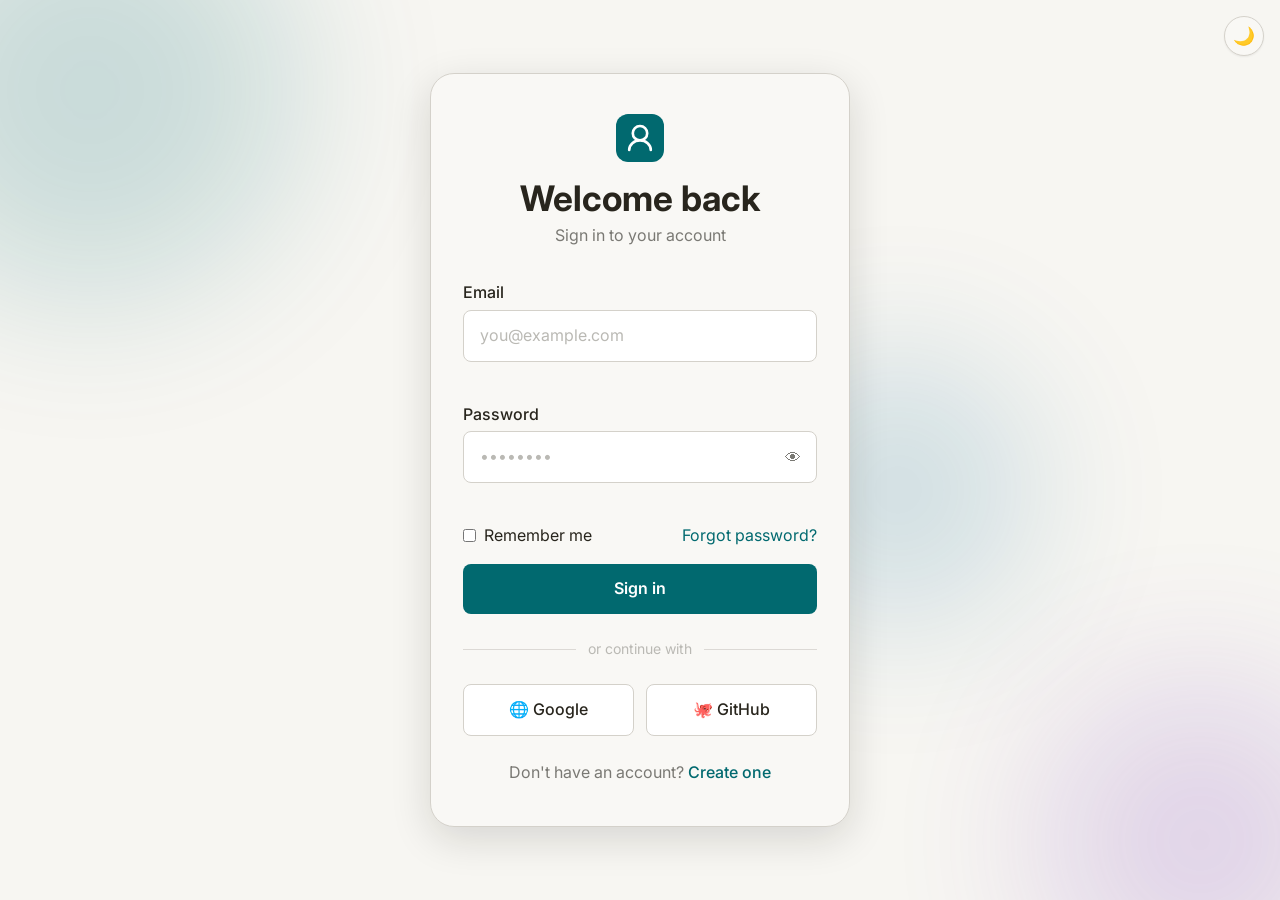
<file: index.html>
<!DOCTYPE html>
<html lang="en" data-theme="dark">
<head>
  <meta charset="UTF-8" />
  <meta name="viewport" content="width=device-width, initial-scale=1.0" />
  <title>Login — Auth</title>
  <link rel="preconnect" href="https://fonts.googleapis.com">
  <link rel="preconnect" href="https://fonts.gstatic.com" crossorigin>
  <link href="https://fonts.googleapis.com/css2?family=Inter:wght@300..700&display=swap" rel="stylesheet">
  <link rel="stylesheet" href="css/style.css">
</head>
<body class="auth-page">
  <button class="theme-toggle" data-theme-toggle aria-label="Toggle theme">☀️</button>
  <div class="blob blob-1"></div>
  <div class="blob blob-2"></div>
  <div class="blob blob-3"></div>
  <div class="auth-card">
    <div class="auth-header">
      <svg class="logo" viewBox="0 0 40 40" fill="none" aria-label="Auth logo">
        <rect width="40" height="40" rx="10" fill="var(--color-primary)"/>
        <path d="M20 10a6 6 0 1 1 0 12 6 6 0 0 1 0-12zm-9 20c0-4.418 4.03-8 9-8s9 3.582 9 8" stroke="#fff" stroke-width="2.2" stroke-linecap="round"/>
      </svg>
      <h1>Welcome back</h1>
      <p>Sign in to your account</p>
    </div>
    <form id="loginForm" novalidate>
      <div class="field">
        <label for="loginEmail">Email</label>
        <input type="email" id="loginEmail" name="email" placeholder="you@example.com" autocomplete="email" required />
        <span class="field-error" id="loginEmailErr"></span>
      </div>
      <div class="field">
        <label for="loginPassword">Password</label>
        <div class="input-wrap">
          <input type="password" id="loginPassword" name="password" placeholder="••••••••" autocomplete="current-password" required />
          <button type="button" class="eye-btn" data-target="loginPassword" aria-label="Toggle password">👁</button>
        </div>
        <span class="field-error" id="loginPasswordErr"></span>
      </div>
      <div class="row-between">
        <label class="check-label"><input type="checkbox" id="rememberMe"> Remember me</label>
        <a href="forgot.html">Forgot password?</a>
      </div>
      <button type="submit" class="btn-primary" id="loginBtn">Sign in</button>
    </form>
    <div class="divider"><span>or continue with</span></div>
    <div class="social-row">
      <button class="btn-social" data-social="Google">🌐 Google</button>
      <button class="btn-social" data-social="GitHub">🐙 GitHub</button>
    </div>
    <p class="switch-link">Don't have an account? <a href="register.html">Create one</a></p>
  </div>
  <div id="toast" class="toast" role="alert" aria-live="polite"></div>
  <script src="js/app.js"></script>
  <script>
    // Redirect if already logged in
    if (localStorage.getItem('auth_user')) window.location.href = 'dashboard.html';

    document.getElementById('loginForm').addEventListener('submit', function(e) {
      e.preventDefault();
      const email = document.getElementById('loginEmail').value.trim();
      const pass = document.getElementById('loginPassword').value;
      let ok = true;
      clearErrors();
      if (!validEmail(email)) { showError('loginEmailErr', 'Please enter a valid email.'); ok = false; }
      if (pass.length < 6) { showError('loginPasswordErr', 'Password must be at least 6 characters.'); ok = false; }
      if (!ok) return;
      const btn = document.getElementById('loginBtn');
      setLoading(btn, true);
      setTimeout(() => {
        const users = getUsers();
        const user = users.find(u => u.email === email && u.password === pass);
        if (!user) {
          setLoading(btn, false);
          showError('loginPasswordErr', 'Invalid email or password.');
          return;
        }
        if (document.getElementById('rememberMe').checked) {
          localStorage.setItem('auth_user', JSON.stringify(user));
        } else {
          sessionStorage.setItem('auth_user', JSON.stringify(user));
          localStorage.setItem('auth_user', JSON.stringify(user));
        }
        showToast('Signed in successfully! Redirecting…', 'success');
        setTimeout(() => window.location.href = 'dashboard.html', 1000);
      }, 1200);
    });

    document.querySelectorAll('.btn-social').forEach(btn => {
      btn.addEventListener('click', () => showToast(`${btn.dataset.social} sign-in coming soon!`, 'info'));
    });
  </script>
</body>
</html>
</file>
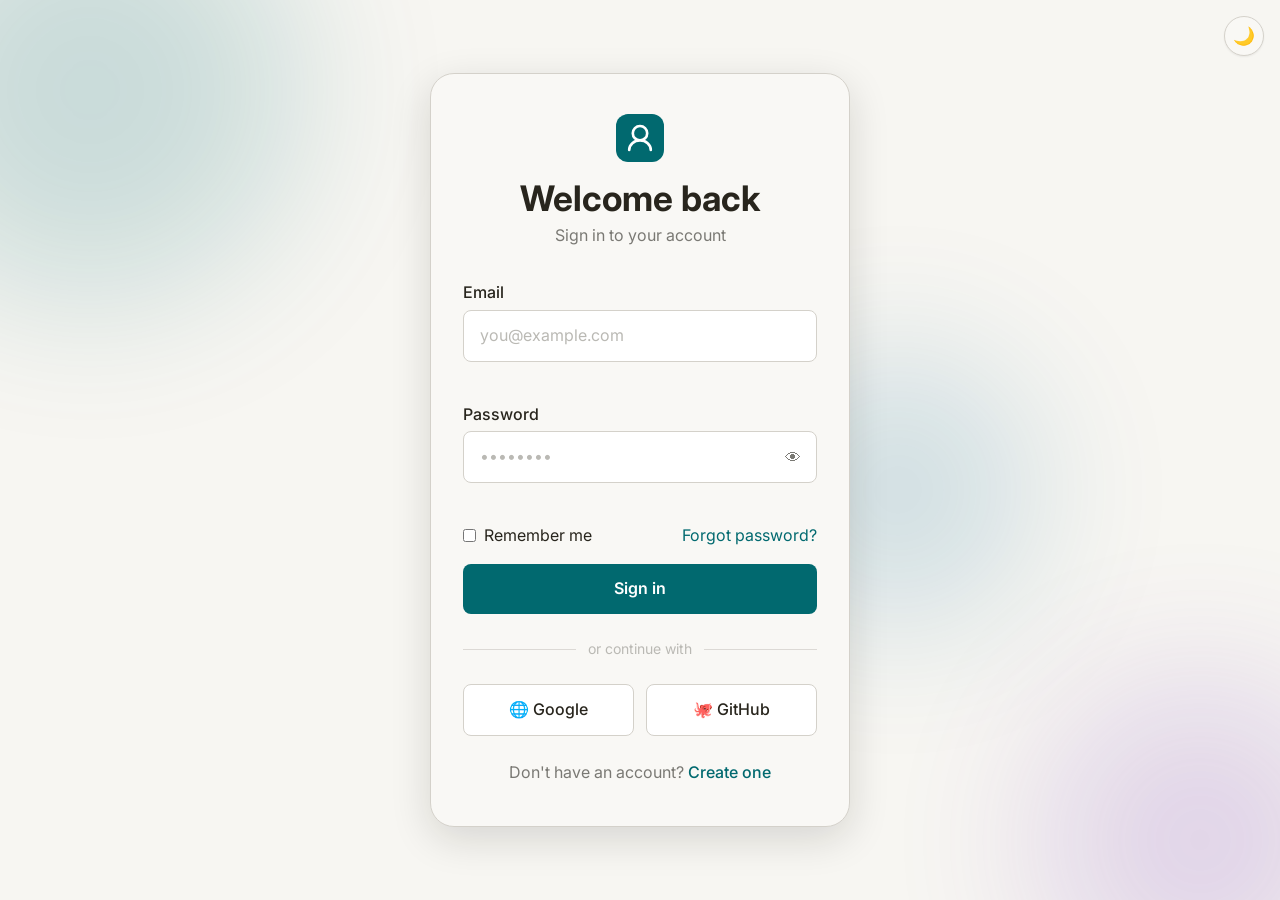
<file: dashboard.html>
<!DOCTYPE html>
<html lang="en" data-theme="dark">
<head>
  <meta charset="UTF-8" />
  <meta name="viewport" content="width=device-width, initial-scale=1.0" />
  <title>Dashboard — Auth</title>
  <link rel="preconnect" href="https://fonts.googleapis.com">
  <link rel="preconnect" href="https://fonts.gstatic.com" crossorigin>
  <link href="https://fonts.googleapis.com/css2?family=Inter:wght@300..700&display=swap" rel="stylesheet">
  <link rel="stylesheet" href="css/style.css">
</head>
<body class="dash-page">
  <header class="dash-header">
    <div class="dash-logo">
      <svg viewBox="0 0 40 40" fill="none" aria-label="Auth logo" width="32" height="32">
        <rect width="40" height="40" rx="10" fill="var(--color-primary)"/>
        <path d="M20 10a6 6 0 1 1 0 12 6 6 0 0 1 0-12zm-9 20c0-4.418 4.03-8 9-8s9 3.582 9 8" stroke="#fff" stroke-width="2.2" stroke-linecap="round"/>
      </svg>
      <span>Auth</span>
    </div>
    <div class="dash-actions">
      <button class="theme-toggle" data-theme-toggle aria-label="Toggle theme">☀️</button>
      <button class="btn-outline" id="logoutBtn">Sign out</button>
    </div>
  </header>
  <main class="dash-main">
    <section class="dash-welcome">
      <div class="avatar" id="dashAvatar">S</div>
      <div>
        <h1 id="dashName">Samuel</h1>
        <p id="dashEmail" class="muted">user@example.com</p>
        <p class="muted" id="dashJoined"></p>
      </div>
    </section>
    <section class="dash-cards">
      <div class="dash-card">
        <span class="card-icon">🔐</span>
        <h3>Security</h3>
        <p>Your account is protected. Last sign-in was just now.</p>
      </div>
      <div class="dash-card">
        <span class="card-icon">📧</span>
        <h3>Email verified</h3>
        <p>Your email address has been confirmed.</p>
      </div>
      <div class="dash-card">
        <span class="card-icon">⚙️</span>
        <h3>Settings</h3>
        <p>Manage your preferences and notifications below.</p>
      </div>
    </section>
    <section class="dash-profile">
      <h2>Edit profile</h2>
      <form id="profileForm" novalidate>
        <div class="field">
          <label for="profileName">Full name</label>
          <input type="text" id="profileName" placeholder="Your name" />
          <span class="field-error" id="profileNameErr"></span>
        </div>
        <div class="field">
          <label for="profilePhone">Phone (optional)</label>
          <input type="tel" id="profilePhone" placeholder="+91 98765 43210" />
        </div>
        <button type="submit" class="btn-primary" id="saveBtn">Save changes</button>
      </form>
    </section>
  </main>
  <div id="toast" class="toast" role="alert" aria-live="polite"></div>
  <script src="js/app.js"></script>
  <script>
    const raw = localStorage.getItem('auth_user');
    if (!raw) window.location.href = 'index.html';
    const user = JSON.parse(raw);
    document.getElementById('dashName').textContent = user.name || 'User';
    document.getElementById('dashEmail').textContent = user.email;
    document.getElementById('dashAvatar').textContent = (user.name || 'U')[0].toUpperCase();
    document.getElementById('profileName').value = user.name || '';
    document.getElementById('profilePhone').value = user.phone || '';
    if (user.joined) document.getElementById('dashJoined').textContent = 'Joined ' + user.joined;

    document.getElementById('logoutBtn').addEventListener('click', () => {
      localStorage.removeItem('auth_user');
      sessionStorage.removeItem('auth_user');
      showToast('Signed out. Goodbye!', 'info');
      setTimeout(() => window.location.href = 'index.html', 900);
    });

    document.getElementById('profileForm').addEventListener('submit', function(e) {
      e.preventDefault();
      const name = document.getElementById('profileName').value.trim();
      const phone = document.getElementById('profilePhone').value.trim();
      clearErrors();
      if (name.length < 2) { showError('profileNameErr', 'Name must be at least 2 characters.'); return; }
      const btn = document.getElementById('saveBtn');
      setLoading(btn, true);
      setTimeout(() => {
        const updated = { ...user, name, phone };
        localStorage.setItem('auth_user', JSON.stringify(updated));
        const users = getUsers();
        const idx = users.findIndex(u => u.email === user.email);
        if (idx > -1) { users[idx] = updated; saveUsers(users); }
        document.getElementById('dashName').textContent = name;
        document.getElementById('dashAvatar').textContent = name[0].toUpperCase();
        setLoading(btn, false);
        showToast('Profile updated!', 'success');
      }, 900);
    });
  </script>
</body>
</html>
</file>
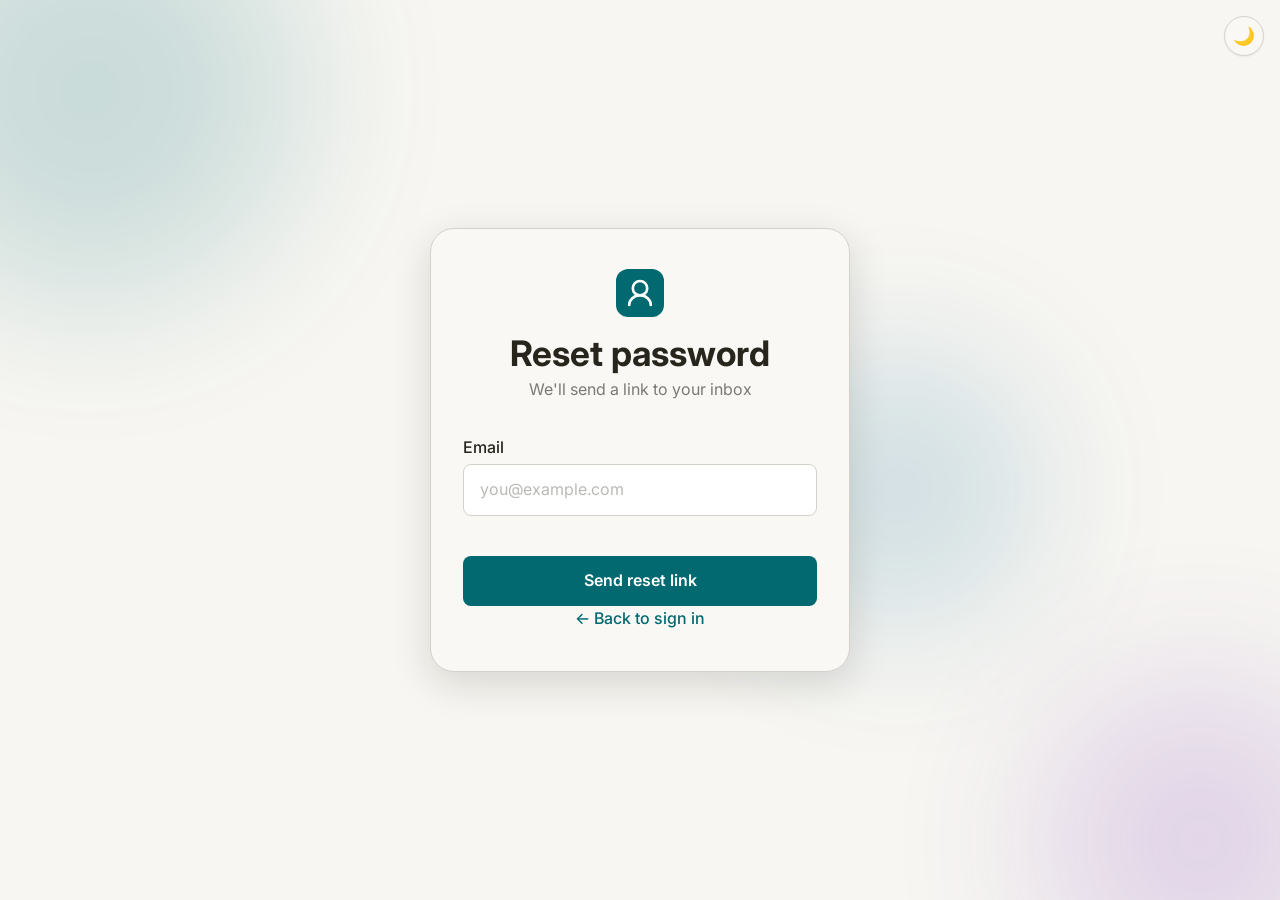
<file: forgot.html>
<!DOCTYPE html>
<html lang="en" data-theme="dark">
<head>
  <meta charset="UTF-8" />
  <meta name="viewport" content="width=device-width, initial-scale=1.0" />
  <title>Forgot Password — Auth</title>
  <link rel="preconnect" href="https://fonts.googleapis.com">
  <link rel="preconnect" href="https://fonts.gstatic.com" crossorigin>
  <link href="https://fonts.googleapis.com/css2?family=Inter:wght@300..700&display=swap" rel="stylesheet">
  <link rel="stylesheet" href="css/style.css">
</head>
<body class="auth-page">
  <button class="theme-toggle" data-theme-toggle aria-label="Toggle theme">☀️</button>
  <div class="blob blob-1"></div>
  <div class="blob blob-2"></div>
  <div class="blob blob-3"></div>
  <div class="auth-card">
    <div class="auth-header">
      <svg class="logo" viewBox="0 0 40 40" fill="none" aria-label="Auth logo">
        <rect width="40" height="40" rx="10" fill="var(--color-primary)"/>
        <path d="M20 10a6 6 0 1 1 0 12 6 6 0 0 1 0-12zm-9 20c0-4.418 4.03-8 9-8s9 3.582 9 8" stroke="#fff" stroke-width="2.2" stroke-linecap="round"/>
      </svg>
      <h1>Reset password</h1>
      <p>We'll send a link to your inbox</p>
    </div>
    <form id="forgotForm" novalidate>
      <div class="field">
        <label for="forgotEmail">Email</label>
        <input type="email" id="forgotEmail" placeholder="you@example.com" autocomplete="email" required />
        <span class="field-error" id="forgotEmailErr"></span>
      </div>
      <button type="submit" class="btn-primary" id="forgotBtn">Send reset link</button>
    </form>
    <p class="switch-link"><a href="index.html">← Back to sign in</a></p>
  </div>
  <div id="toast" class="toast" role="alert" aria-live="polite"></div>
  <script src="js/app.js"></script>
  <script>
    document.getElementById('forgotForm').addEventListener('submit', function(e) {
      e.preventDefault();
      const email = document.getElementById('forgotEmail').value.trim();
      clearErrors();
      if (!validEmail(email)) { showError('forgotEmailErr', 'Please enter a valid email.'); return; }
      const users = getUsers();
      const btn = document.getElementById('forgotBtn');
      setLoading(btn, true);
      setTimeout(() => {
        setLoading(btn, false);
        if (!users.find(u => u.email === email)) {
          showError('forgotEmailErr', 'No account found with this email.');
          return;
        }
        showToast('Reset link sent! Check your inbox.', 'success');
        document.getElementById('forgotForm').reset();
      }, 1200);
    });
  </script>
</body>
</html>
</file>
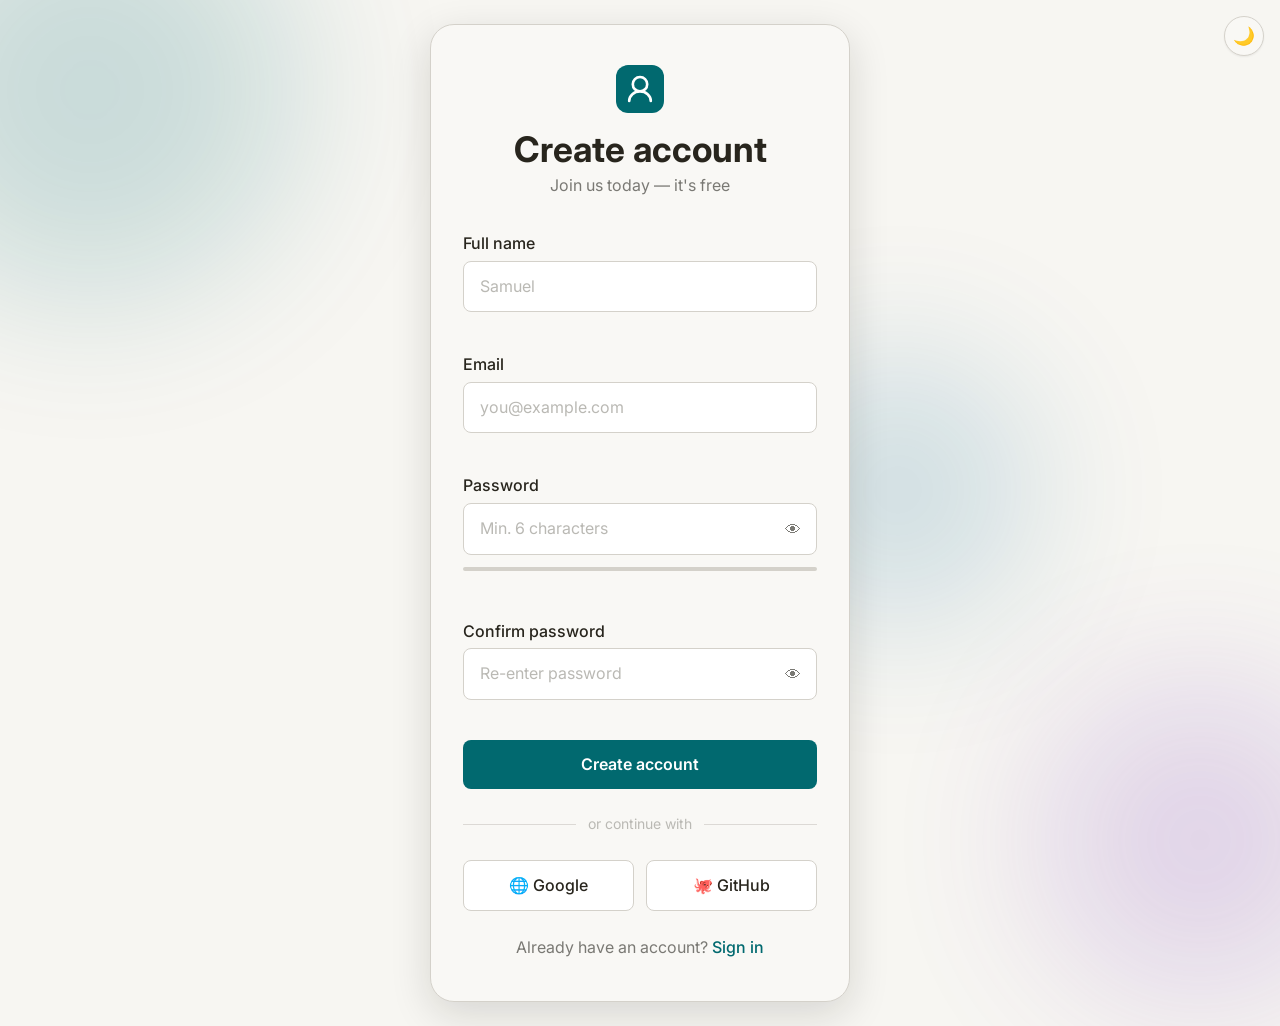
<file: register.html>
<!DOCTYPE html>
<html lang="en" data-theme="dark">
<head>
  <meta charset="UTF-8" />
  <meta name="viewport" content="width=device-width, initial-scale=1.0" />
  <title>Register — Auth</title>
  <link rel="preconnect" href="https://fonts.googleapis.com">
  <link rel="preconnect" href="https://fonts.gstatic.com" crossorigin>
  <link href="https://fonts.googleapis.com/css2?family=Inter:wght@300..700&display=swap" rel="stylesheet">
  <link rel="stylesheet" href="css/style.css">
</head>
<body class="auth-page">
  <button class="theme-toggle" data-theme-toggle aria-label="Toggle theme">☀️</button>
  <div class="blob blob-1"></div>
  <div class="blob blob-2"></div>
  <div class="blob blob-3"></div>
  <div class="auth-card">
    <div class="auth-header">
      <svg class="logo" viewBox="0 0 40 40" fill="none" aria-label="Auth logo">
        <rect width="40" height="40" rx="10" fill="var(--color-primary)"/>
        <path d="M20 10a6 6 0 1 1 0 12 6 6 0 0 1 0-12zm-9 20c0-4.418 4.03-8 9-8s9 3.582 9 8" stroke="#fff" stroke-width="2.2" stroke-linecap="round"/>
      </svg>
      <h1>Create account</h1>
      <p>Join us today — it's free</p>
    </div>
    <form id="registerForm" novalidate>
      <div class="field">
        <label for="regName">Full name</label>
        <input type="text" id="regName" placeholder="Samuel" autocomplete="name" required />
        <span class="field-error" id="regNameErr"></span>
      </div>
      <div class="field">
        <label for="regEmail">Email</label>
        <input type="email" id="regEmail" placeholder="you@example.com" autocomplete="email" required />
        <span class="field-error" id="regEmailErr"></span>
      </div>
      <div class="field">
        <label for="regPassword">Password</label>
        <div class="input-wrap">
          <input type="password" id="regPassword" placeholder="Min. 6 characters" autocomplete="new-password" required />
          <button type="button" class="eye-btn" data-target="regPassword" aria-label="Toggle password">👁</button>
        </div>
        <div class="strength-bar"><div class="strength-fill" id="strengthFill"></div></div>
        <span class="strength-label" id="strengthLabel"></span>
        <span class="field-error" id="regPasswordErr"></span>
      </div>
      <div class="field">
        <label for="regConfirm">Confirm password</label>
        <div class="input-wrap">
          <input type="password" id="regConfirm" placeholder="Re-enter password" autocomplete="new-password" required />
          <button type="button" class="eye-btn" data-target="regConfirm" aria-label="Toggle password">👁</button>
        </div>
        <span class="field-error" id="regConfirmErr"></span>
      </div>
      <button type="submit" class="btn-primary" id="registerBtn">Create account</button>
    </form>
    <div class="divider"><span>or continue with</span></div>
    <div class="social-row">
      <button class="btn-social" data-social="Google">🌐 Google</button>
      <button class="btn-social" data-social="GitHub">🐙 GitHub</button>
    </div>
    <p class="switch-link">Already have an account? <a href="index.html">Sign in</a></p>
  </div>
  <div id="toast" class="toast" role="alert" aria-live="polite"></div>
  <script src="js/app.js"></script>
  <script>
    if (localStorage.getItem('auth_user')) window.location.href = 'dashboard.html';

    document.getElementById('regPassword').addEventListener('input', function() {
      const val = this.value;
      let score = 0;
      if (val.length >= 6) score++;
      if (val.length >= 10) score++;
      if (/[A-Z]/.test(val) && /[0-9]/.test(val)) score++;
      if (/[^a-zA-Z0-9]/.test(val)) score++;
      const labels = ['', 'Weak', 'Fair', 'Good', 'Strong ✓'];
      const colors = ['', '#ef4444', '#f97316', '#eab308', '#22c55e'];
      const fill = document.getElementById('strengthFill');
      const label = document.getElementById('strengthLabel');
      fill.style.width = (score * 25) + '%';
      fill.style.background = colors[score] || 'transparent';
      label.textContent = labels[score] || '';
      label.style.color = colors[score] || '';
    });

    document.getElementById('registerForm').addEventListener('submit', function(e) {
      e.preventDefault();
      const name = document.getElementById('regName').value.trim();
      const email = document.getElementById('regEmail').value.trim();
      const pass = document.getElementById('regPassword').value;
      const confirm = document.getElementById('regConfirm').value;
      let ok = true;
      clearErrors();
      if (name.length < 2) { showError('regNameErr', 'Please enter your full name.'); ok = false; }
      if (!validEmail(email)) { showError('regEmailErr', 'Please enter a valid email.'); ok = false; }
      if (pass.length < 6) { showError('regPasswordErr', 'Password must be at least 6 characters.'); ok = false; }
      if (pass !== confirm) { showError('regConfirmErr', 'Passwords do not match.'); ok = false; }
      if (!ok) return;
      const users = getUsers();
      if (users.find(u => u.email === email)) { showError('regEmailErr', 'This email is already registered.'); return; }
      const btn = document.getElementById('registerBtn');
      setLoading(btn, true);
      setTimeout(() => {
        const user = { name, email, password: pass, joined: new Date().toLocaleDateString() };
        users.push(user);
        saveUsers(users);
        localStorage.setItem('auth_user', JSON.stringify(user));
        showToast('Account created! Redirecting…', 'success');
        setTimeout(() => window.location.href = 'dashboard.html', 1000);
      }, 1200);
    });

    document.querySelectorAll('.btn-social').forEach(btn => {
      btn.addEventListener('click', () => showToast(`${btn.dataset.social} sign-in coming soon!`, 'info'));
    });
  </script>
</body>
</html>
</file>
<file: css/style.css>
/* ============================================================
   AUTH SITE — style.css
   Nexus Design System · Dark/Light · Inter
   ============================================================ */

:root, [data-theme="light"] {
  --color-bg:             #f7f6f2;
  --color-surface:        #f9f8f5;
  --color-surface-2:      #ffffff;
  --color-surface-offset: #f0ede8;
  --color-border:         #d4d1ca;
  --color-divider:        #dcd9d5;
  --color-text:           #28251d;
  --color-text-muted:     #7a7974;
  --color-text-faint:     #bab9b4;
  --color-text-inverse:   #f9f8f4;
  --color-primary:        #01696f;
  --color-primary-hover:  #0c4e54;
  --color-error:          #a12c7b;
  --color-success:        #437a22;
  --color-info:           #006494;
  --shadow-sm: 0 1px 2px oklch(0.2 0.01 80 / 0.06);
  --shadow-md: 0 4px 12px oklch(0.2 0.01 80 / 0.10);
  --shadow-lg: 0 12px 40px oklch(0.2 0.01 80 / 0.14);
  --radius-sm: 0.375rem;
  --radius-md: 0.5rem;
  --radius-lg: 0.75rem;
  --radius-xl: 1rem;
  --radius-2xl: 1.5rem;
  --radius-full: 9999px;
  --space-1:0.25rem;--space-2:0.5rem;--space-3:0.75rem;--space-4:1rem;
  --space-5:1.25rem;--space-6:1.5rem;--space-8:2rem;--space-10:2.5rem;
  --space-12:3rem;--space-16:4rem;
  --text-xs:clamp(0.75rem,0.7rem + 0.25vw,0.875rem);
  --text-sm:clamp(0.875rem,0.8rem + 0.35vw,1rem);
  --text-base:clamp(1rem,0.95rem + 0.25vw,1.125rem);
  --text-lg:clamp(1.125rem,1rem + 0.75vw,1.5rem);
  --text-xl:clamp(1.5rem,1.2rem + 1.25vw,2.25rem);
  --text-2xl:clamp(2rem,1.2rem + 2.5vw,3.5rem);
  --transition: 180ms cubic-bezier(0.16,1,0.3,1);
  --font-body: 'Inter', system-ui, sans-serif;
  --content-narrow: 420px;
}

[data-theme="dark"] {
  --color-bg:             #0f0e0d;
  --color-surface:        #1c1b19;
  --color-surface-2:      #252422;
  --color-surface-offset: #2d2c2a;
  --color-border:         #393836;
  --color-divider:        #2e2d2b;
  --color-text:           #cdccca;
  --color-text-muted:     #797876;
  --color-text-faint:     #4f4e4c;
  --color-text-inverse:   #1c1b19;
  --color-primary:        #4f98a3;
  --color-primary-hover:  #227f8b;
  --color-error:          #d163a7;
  --color-success:        #6daa45;
  --color-info:           #5591c7;
  --shadow-sm: 0 1px 3px oklch(0 0 0 / 0.25);
  --shadow-md: 0 4px 16px oklch(0 0 0 / 0.35);
  --shadow-lg: 0 16px 48px oklch(0 0 0 / 0.5);
}

@media (prefers-color-scheme: dark) {
  :root:not([data-theme]) {
    --color-bg:#0f0e0d;--color-surface:#1c1b19;--color-surface-2:#252422;
    --color-surface-offset:#2d2c2a;--color-border:#393836;--color-divider:#2e2d2b;
    --color-text:#cdccca;--color-text-muted:#797876;--color-text-faint:#4f4e4c;
    --color-text-inverse:#1c1b19;--color-primary:#4f98a3;--color-primary-hover:#227f8b;
    --color-error:#d163a7;--color-success:#6daa45;--color-info:#5591c7;
    --shadow-sm:0 1px 3px oklch(0 0 0/.25);--shadow-md:0 4px 16px oklch(0 0 0/.35);--shadow-lg:0 16px 48px oklch(0 0 0/.5);
  }
}

*,*::before,*::after{box-sizing:border-box;margin:0;padding:0}
html{-webkit-text-size-adjust:none;text-size-adjust:none;-webkit-font-smoothing:antialiased;scroll-behavior:smooth}
body{min-height:100dvh;font-family:var(--font-body);font-size:var(--text-base);color:var(--color-text);background:var(--color-bg);line-height:1.6}
img,svg{display:block;max-width:100%}
input,button,textarea,select{font:inherit;color:inherit}
h1,h2,h3{text-wrap:balance;line-height:1.15}
p{text-wrap:pretty;max-width:72ch}
::selection{background:oklch(from var(--color-primary) l c h / 0.25)}
:focus-visible{outline:2px solid var(--color-primary);outline-offset:3px;border-radius:var(--radius-sm)}
@media(prefers-reduced-motion:reduce){*,*::before,*::after{animation-duration:0.01ms!important;transition-duration:0.01ms!important}}
button{cursor:pointer;background:none;border:none}
a,button,[role="button"],input,textarea,select{transition:color var(--transition),background var(--transition),border-color var(--transition),box-shadow var(--transition)}

/* ── Auth page layout ── */
.auth-page{
  display:flex;align-items:center;justify-content:center;
  min-height:100dvh;padding:var(--space-6) var(--space-4);overflow:hidden;position:relative;
}

/* Blobs */
.blob{position:fixed;border-radius:var(--radius-full);filter:blur(80px);opacity:0.18;pointer-events:none;z-index:0;animation:drift 18s ease-in-out infinite alternate}
.blob-1{width:420px;height:420px;background:var(--color-primary);top:-120px;left:-120px;animation-delay:0s}
.blob-2{width:320px;height:320px;background:#7a39bb;bottom:-100px;right:-80px;animation-delay:-6s}
.blob-3{width:260px;height:260px;background:#006494;top:40%;left:60%;animation-delay:-12s}
@keyframes drift{0%{transform:translate(0,0) scale(1)}100%{transform:translate(30px,20px) scale(1.08)}}

/* Card */
.auth-card{
  position:relative;z-index:1;width:100%;max-width:var(--content-narrow);
  background:var(--color-surface);border:1px solid var(--color-border);
  border-radius:var(--radius-2xl);padding:var(--space-10) var(--space-8);
  box-shadow:var(--shadow-lg);
  animation:fadeUp 0.4s cubic-bezier(0.16,1,0.3,1) both;
}
@keyframes fadeUp{from{opacity:0;transform:translateY(16px)}to{opacity:1;transform:translateY(0)}}

.auth-header{text-align:center;margin-bottom:var(--space-8)}
.auth-header .logo{margin:0 auto var(--space-4);width:48px;height:48px}
.auth-header h1{font-size:var(--text-xl);font-weight:700;margin-bottom:var(--space-1)}
.auth-header p{color:var(--color-text-muted);font-size:var(--text-sm)}

/* Fields */
.field{display:flex;flex-direction:column;gap:var(--space-1);margin-bottom:var(--space-5)}
.field label{font-size:var(--text-sm);font-weight:500;color:var(--color-text)}
.field input{
  width:100%;padding:var(--space-3) var(--space-4);font-size:var(--text-sm);
  background:var(--color-surface-2);border:1px solid var(--color-border);
  border-radius:var(--radius-md);color:var(--color-text);outline:none;
}
.field input::placeholder{color:var(--color-text-faint)}
.field input:focus{border-color:var(--color-primary);box-shadow:0 0 0 3px oklch(from var(--color-primary) l c h / 0.15)}
.field input.error{border-color:var(--color-error)}
.field-error{font-size:var(--text-xs);color:var(--color-error);min-height:1rem}

.input-wrap{position:relative;display:flex;align-items:center}
.input-wrap input{padding-right:2.8rem}
.eye-btn{position:absolute;right:var(--space-3);background:none;border:none;cursor:pointer;font-size:1rem;color:var(--color-text-muted);padding:var(--space-1);line-height:1}
.eye-btn:hover{color:var(--color-text)}

/* Strength */
.strength-bar{height:4px;background:var(--color-border);border-radius:var(--radius-full);margin-top:var(--space-2);overflow:hidden}
.strength-fill{height:100%;width:0;border-radius:var(--radius-full);transition:width 0.3s ease,background 0.3s ease}
.strength-label{font-size:var(--text-xs);margin-top:var(--space-1)}

/* Buttons */
.btn-primary{
  display:block;width:100%;padding:var(--space-3) var(--space-4);
  background:var(--color-primary);color:#fff;font-weight:600;font-size:var(--text-sm);
  border:none;border-radius:var(--radius-md);cursor:pointer;text-align:center;
  transition:background var(--transition),transform var(--transition),box-shadow var(--transition);
  margin-top:var(--space-2);
}
.btn-primary:hover{background:var(--color-primary-hover);box-shadow:var(--shadow-md)}
.btn-primary:active{transform:scale(0.98)}
.btn-primary:disabled{opacity:0.6;cursor:not-allowed}
.btn-outline{
  padding:var(--space-2) var(--space-4);border:1px solid var(--color-border);
  border-radius:var(--radius-md);font-size:var(--text-sm);font-weight:500;
  color:var(--color-text);background:transparent;cursor:pointer;
}
.btn-outline:hover{background:var(--color-surface-offset)}

.row-between{display:flex;align-items:center;justify-content:space-between;margin-bottom:var(--space-4)}
.check-label{display:flex;align-items:center;gap:var(--space-2);font-size:var(--text-sm);cursor:pointer}
.row-between a{font-size:var(--text-sm);color:var(--color-primary);text-decoration:none}
.row-between a:hover{text-decoration:underline}

.divider{display:flex;align-items:center;gap:var(--space-3);margin:var(--space-6) 0;color:var(--color-text-faint);font-size:var(--text-xs)}
.divider::before,.divider::after{content:'';flex:1;height:1px;background:var(--color-divider)}

.social-row{display:flex;gap:var(--space-3);margin-bottom:var(--space-6)}
.btn-social{
  flex:1;padding:var(--space-3);border:1px solid var(--color-border);
  border-radius:var(--radius-md);font-size:var(--text-sm);font-weight:500;
  background:var(--color-surface-2);color:var(--color-text);cursor:pointer;
  display:flex;align-items:center;justify-content:center;gap:var(--space-2);
}
.btn-social:hover{background:var(--color-surface-offset)}

.switch-link{text-align:center;font-size:var(--text-sm);color:var(--color-text-muted)}
.switch-link a{color:var(--color-primary);text-decoration:none;font-weight:500}
.switch-link a:hover{text-decoration:underline}

/* Theme toggle */
.theme-toggle{
  position:fixed;top:var(--space-4);right:var(--space-4);z-index:100;
  background:var(--color-surface);border:1px solid var(--color-border);
  border-radius:var(--radius-full);width:40px;height:40px;
  display:flex;align-items:center;justify-content:center;font-size:1.1rem;
  box-shadow:var(--shadow-sm);cursor:pointer;
}
.theme-toggle:hover{background:var(--color-surface-offset)}

/* Toast */
.toast{
  position:fixed;bottom:var(--space-6);left:50%;transform:translateX(-50%) translateY(20px);
  background:var(--color-surface-2);border:1px solid var(--color-border);
  border-radius:var(--radius-lg);padding:var(--space-3) var(--space-6);
  font-size:var(--text-sm);box-shadow:var(--shadow-lg);z-index:999;
  opacity:0;pointer-events:none;transition:opacity 0.25s,transform 0.25s;white-space:nowrap;
}
.toast.show{opacity:1;transform:translateX(-50%) translateY(0);pointer-events:auto}
.toast.success{border-color:var(--color-success);color:var(--color-success)}
.toast.error{border-color:var(--color-error);color:var(--color-error)}
.toast.info{border-color:var(--color-info);color:var(--color-info)}

/* ── Dashboard ── */
.dash-page{display:flex;flex-direction:column;min-height:100dvh;background:var(--color-bg)}
.dash-header{
  display:flex;align-items:center;justify-content:space-between;
  padding:var(--space-4) var(--space-8);border-bottom:1px solid var(--color-divider);
  background:var(--color-surface);position:sticky;top:0;z-index:50;
}
.dash-logo{display:flex;align-items:center;gap:var(--space-3);font-weight:700;font-size:var(--text-lg)}
.dash-actions{display:flex;align-items:center;gap:var(--space-3)}
.dash-actions .theme-toggle{position:static;width:36px;height:36px}

.dash-main{max-width:800px;margin:0 auto;padding:var(--space-12) var(--space-6);width:100%}

.dash-welcome{
  display:flex;align-items:center;gap:var(--space-6);margin-bottom:var(--space-10);
  padding:var(--space-8);background:var(--color-surface);
  border:1px solid var(--color-border);border-radius:var(--radius-xl);box-shadow:var(--shadow-sm);
}
.avatar{
  width:64px;height:64px;border-radius:var(--radius-full);
  background:var(--color-primary);color:#fff;
  display:flex;align-items:center;justify-content:center;
  font-size:var(--text-xl);font-weight:700;flex-shrink:0;
}
.dash-welcome h1{font-size:var(--text-xl);font-weight:700;margin-bottom:var(--space-1)}
.muted{color:var(--color-text-muted);font-size:var(--text-sm)}

.dash-cards{
  display:grid;grid-template-columns:repeat(auto-fill,minmax(220px,1fr));
  gap:var(--space-4);margin-bottom:var(--space-10);
}
.dash-card{
  padding:var(--space-6);background:var(--color-surface);
  border:1px solid var(--color-border);border-radius:var(--radius-xl);
  box-shadow:var(--shadow-sm);transition:box-shadow var(--transition),transform var(--transition);
}
.dash-card:hover{box-shadow:var(--shadow-md);transform:translateY(-2px)}
.card-icon{font-size:1.75rem;display:block;margin-bottom:var(--space-3)}
.dash-card h3{font-size:var(--text-sm);font-weight:600;margin-bottom:var(--space-2)}
.dash-card p{font-size:var(--text-xs);color:var(--color-text-muted)}

.dash-profile{
  background:var(--color-surface);border:1px solid var(--color-border);
  border-radius:var(--radius-xl);padding:var(--space-8);box-shadow:var(--shadow-sm);
}
.dash-profile h2{font-size:var(--text-lg);font-weight:700;margin-bottom:var(--space-6)}
.dash-profile .btn-primary{max-width:180px}

/* Responsive */
@media(max-width:600px){
  .auth-card{padding:var(--space-8) var(--space-6)}
  .dash-header{padding:var(--space-4)}
  .dash-main{padding:var(--space-8) var(--space-4)}
  .dash-welcome{flex-direction:column;text-align:center;gap:var(--space-4)}
  .dash-cards{grid-template-columns:1fr}
  .social-row{flex-direction:column}
  .theme-toggle{top:var(--space-3);right:var(--space-3)}
}
</file>
